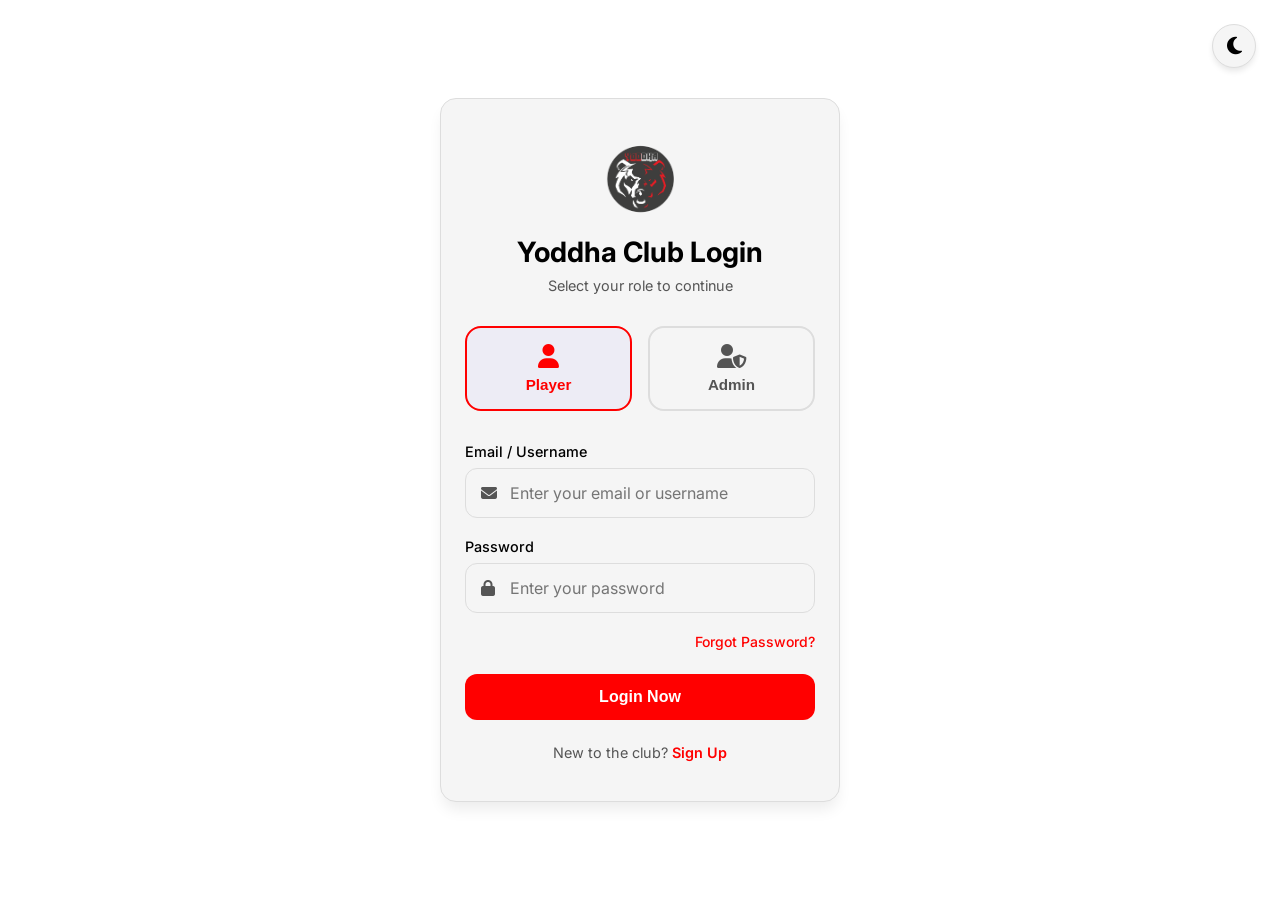
<file: login.html>
<!DOCTYPE html>
<html lang="en">
<head>
    <meta charset="UTF-8">
    <meta name="viewport" content="width=device-width, initial-scale=1.0">
    <title>Yoddha Club Login</title>
    <link href="https://fonts.googleapis.com/css2?family=Inter:wght@300;400;500;600;700&display=swap" rel="stylesheet">
    <link rel="stylesheet" href="https://cdnjs.cloudflare.com/ajax/libs/font-awesome/6.4.0/css/all.min.css">
    <link rel="stylesheet" href="login.css">
</head>
<body>
    <div class="theme-toggle">
        <button id="themeToggleBtn"><i class="fa-solid fa-moon"></i></button>
    </div>

    <div class="login-container">
        <!-- Header -->
        <header class="login-header">
            <div class="logo">
                <img src="logo.png" alt="Yoddha Club Logo" class="club-logo">
            </div>
            <h1>Yoddha Club Login</h1>
            <p>Select your role to continue</p>
        </header>

        <!-- Role Selection -->
        <div class="role-selection">
            <button class="role-btn active" data-role="player">
                <i class="fa-solid fa-user"></i>
                <span>Player</span>
            </button>
            <button class="role-btn" data-role="admin">
                <i class="fa-solid fa-user-shield"></i>
                <span>Admin</span>
            </button>
        </div>

        <!-- Error Message Container-->
        <div id="errorMessage" class="error-message"></div>

        <!-- Login Form -->
        <form id="loginForm" class="login-form">
            <div class="form-group">
                <label for="username">Email / Username</label>
                <div class="input-wrapper">
                    <i class="fa-solid fa-envelope icon"></i>
                    <input type="text" id="username" placeholder="Enter your email or username" required>
                </div>
            </div>
            
            <div class="form-group">
                <label for="password">Password</label>
                <div class="input-wrapper">
                    <i class="fa-solid fa-lock icon"></i>
                    <input type="password" id="password" placeholder="Enter your password" required>
                </div>
            </div>

            <div class="form-actions">
                <a href="#" class="forgot-password">Forgot Password?</a>
            </div>

            <button type="submit" class="btn btn-primary btn-block">Login Now</button>
            
            <div id="signupWrapper" class="signup-wrapper text-center mt-3">
                <p>New to the club? <a href="#" id="showSignupLink" class="signup-link">Sign Up</a></p>
            </div>
        </form>

        <!-- Sign Up Form (Hidden by Default) -->
        <form id="signupForm" class="login-form" style="display: none; height: 60vh; overflow-y: auto; padding-right: 5px;">
            <div class="form-group">
                <label for="signupName">Full Name</label>
                <div class="input-wrapper">
                    <i class="fa-solid fa-user icon"></i>
                    <input type="text" id="signupName" placeholder="Enter your full name" required>
                </div>
            </div>

            <div class="form-group">
                <label for="signupFatherName">Father's Name</label>
                <div class="input-wrapper">
                    <i class="fa-solid fa-user-tie icon"></i>
                    <input type="text" id="signupFatherName" placeholder="Enter father's name" required>
                </div>
            </div>

            <div style="display: flex; gap: 1rem; flex-wrap: wrap;">
                <div class="form-group" style="flex: 1; min-width: 150px;">
                    <label for="signupMobile">Mobile No.</label>
                    <div class="input-wrapper">
                        <i class="fa-solid fa-phone icon"></i>
                        <input type="tel" id="signupMobile" placeholder="Phone number" required>
                    </div>
                </div>
                <div class="form-group" style="flex: 1; min-width: 150px;">
                    <label for="signupDob">Date of Birth</label>
                    <div class="input-wrapper">
                        <input type="date" id="signupDob" required style="padding-left: 1rem;">
                    </div>
                </div>
            </div>

            <div class="form-group">
                <label for="signupGender">Gender</label>
                <select id="signupGender" required style="width: 100%; padding: 0.875rem; border: 1px solid var(--border); border-radius: 12px; background: var(--surface-light); color: var(--text-dark); font-size: 1rem; appearance: none;">
                    <option value="">Select Gender</option>
                    <option value="Male">Male</option>
                    <option value="Female">Female</option>
                    <option value="Other">Other</option>
                </select>
            </div>

            <div style="display: flex; gap: 1rem; flex-wrap: wrap;">
                <div class="form-group" style="flex: 1; min-width: 150px;">
                    <label for="signupPlan">Plan</label>
                    <div class="input-wrapper">
                        <i class="fa-solid fa-medal icon"></i>
                        <select id="signupPlan" required style="width: 100%; padding: 0.875rem 0.875rem 0.875rem 2.8rem; border: 1px solid var(--border); border-radius: 12px; background: var(--surface-light); color: var(--text-dark); font-size: 1rem; appearance: none;">
                            <option value="">Select Plan...</option>
                        </select>
                    </div>
                </div>
                <div class="form-group" style="flex: 1; min-width: 150px;">
                    <label for="signupBatch">Batch</label>
                    <select id="signupBatch" required style="width: 100%; padding: 0.875rem; border: 1px solid var(--border); border-radius: 12px; background: var(--surface-light); color: var(--text-dark); font-size: 1rem; appearance: none;">
                        <option value="">Select Batch...</option>
                    </select>
                </div>
            </div>

            <div class="form-group">
                <label for="signupPdf">Supporting Document (PDF)</label>
                <input type="file" id="signupPdf" accept=".pdf" style="width: 100%; padding: 0.875rem; border: 1px solid var(--border); border-radius: 12px; background: var(--bg-light); color: var(--text-dark); font-size: 1rem;">
            </div>

            <div style="display: flex; gap: 1rem; flex-wrap: wrap;">
                <div class="form-group" style="flex: 1; min-width: 150px;">
                    <label for="signupPassword">Password</label>
                    <div class="input-wrapper">
                        <i class="fa-solid fa-lock icon"></i>
                        <input type="password" id="signupPassword" placeholder="Create password" required>
                    </div>
                </div>
                <div class="form-group" style="flex: 1; min-width: 150px;">
                    <label for="signupConfirmPassword">Confirm Password</label>
                    <div class="input-wrapper">
                        <i class="fa-solid fa-lock icon"></i>
                        <input type="password" id="signupConfirmPassword" placeholder="Confirm password" required>
                    </div>
                </div>
            </div>

            <div id="signupError" class="error-message"></div>
            <div id="signupSuccess" class="success-message text-success p-2 mb-3 bg-success-light rounded" style="display: none; text-align: center; font-weight: 500;">
                Registration successful! Pending admin approval.
            </div>

            <button type="submit" class="btn btn-primary btn-block">Complete Registration</button>
            <div class="text-center mt-3">
                <a href="#" id="backToLoginLink" class="text-muted" style="text-decoration: none; font-size: 0.9rem;">&larr; Back to Login</a>
            </div>
        </form>
    </div>

    <script src="db.js"></script>
    <script src="login.js"></script>
</body>
</html>
</file>
<file: login.css>
:root {
    --primary: #FF0000; /* Pure Red */
    --primary-hover: #CC0000;
    --bg-light: #FFFFFF; /* Pure White */
    --surface-light: #F5F5F5; /* Very Light Gray */
    --text-dark: #000000; /* Pure Black */
    --text-muted: #555555;
    --border: #DDDDDD;
    --error: #990000;
    --error-bg: #FEE2E2;
    --shadow-sm: 0 4px 6px -1px rgba(0, 0, 0, 0.1);
    --shadow-md: 0 10px 15px -3px rgba(0, 0, 0, 0.08);
    --radius: 16px;
    --input-radius: 12px;
    --transition: all 0.3s ease;
}

[data-theme="dark"] {
    --bg-light: #000000; /* Pure Black */
    --surface-light: #1A1A1A; /* Dark Gray */
    --text-dark: #FFFFFF; /* Pure White */
    --text-muted: #AAAAAA;
    --border: #333333;
    --error: #FF3333;
    --error-bg: #330000;
}

* {
    margin: 0;
    padding: 0;
    box-sizing: border-box;
}

body {
    font-family: 'Inter', sans-serif;
    background-color: var(--bg-light);
    color: var(--text-dark);
    display: flex;
    justify-content: center;
    align-items: center;
    min-height: 100vh;
    padding: 1.25rem;
    transition: background-color 0.3s, color 0.3s;
}

.theme-toggle {
    position: absolute;
    top: 1.5rem;
    right: 1.5rem;
}

.theme-toggle button {
    background: var(--surface-light);
    color: var(--text-dark);
    border: 1px solid var(--border);
    width: 44px;
    height: 44px;
    border-radius: 50%;
    cursor: pointer;
    font-size: 1.25rem;
    display: flex;
    align-items: center;
    justify-content: center;
    transition: var(--transition);
    box-shadow: var(--shadow-sm);
}

.theme-toggle button:hover {
    transform: scale(1.05);
}

.login-container {
    background: var(--surface-light);
    width: 100%;
    max-width: 400px;
    border-radius: var(--radius);
    box-shadow: var(--shadow-md);
    padding: 2.5rem 1.5rem;
    border: 1px solid var(--border);
    transition: background-color 0.3s;
}

.login-header {
    text-align: center;
    margin-bottom: 2rem;
}

.logo {
    display: flex;
    justify-content: center;
    align-items: center;
    margin-bottom: 1rem;
}

.club-logo {
    height: 80px;
    width: auto;
    object-fit: contain;
}

.login-header h1 {
    font-size: 1.75rem;
    font-weight: 700;
    margin-bottom: 0.5rem;
}

.login-header p {
    color: var(--text-muted);
    font-size: 0.9rem;
}

.role-selection {
    display: flex;
    gap: 1rem;
    margin-bottom: 2rem;
}

.role-btn {
    flex: 1;
    display: flex;
    flex-direction: column;
    align-items: center;
    gap: 0.5rem;
    padding: 1rem;
    background: transparent;
    border: 2px solid var(--border);
    border-radius: var(--radius);
    color: var(--text-muted);
    font-size: 0.95rem;
    font-weight: 600;
    cursor: pointer;
    transition: var(--transition);
}

.role-btn i {
    font-size: 1.5rem;
}

.role-btn.active {
    border-color: var(--primary);
    color: var(--primary);
    background: rgba(79, 70, 229, 0.05);
}

.error-message {
    display: none;
    background: var(--error-bg);
    color: var(--error);
    padding: 0.75rem;
    border-radius: 8px;
    font-size: 0.875rem;
    margin-bottom: 1.5rem;
    text-align: center;
    border: 1px solid var(--error);
}

.error-message.show {
    display: block;
}

.form-group {
    margin-bottom: 1.25rem;
}

.form-group label {
    display: block;
    font-weight: 500;
    margin-bottom: 0.5rem;
    font-size: 0.9rem;
}

.input-wrapper {
    position: relative;
}

.input-wrapper .icon {
    position: absolute;
    left: 1rem;
    top: 50%;
    transform: translateY(-50%);
    color: var(--text-muted);
}

.input-wrapper input {
    width: 100%;
    padding: 0.875rem;
    padding-left: 2.75rem;
    border: 1px solid var(--border);
    border-radius: var(--input-radius);
    background: var(--surface-light);
    color: var(--text-dark);
    font-size: 1rem;
    font-family: inherit;
    transition: var(--transition);
}

.input-wrapper input:focus {
    outline: none;
    border-color: var(--primary);
    box-shadow: 0 0 0 3px rgba(79, 70, 229, 0.1);
}

.form-actions {
    display: flex;
    justify-content: flex-end;
    margin-bottom: 1.5rem;
}

.forgot-password {
    color: var(--primary);
    text-decoration: none;
    font-size: 0.875rem;
    font-weight: 500;
}

.forgot-password:hover {
    text-decoration: underline;
}

.btn {
    display: inline-block;
    padding: 0.875rem 1.5rem;
    font-size: 1rem;
    font-weight: 600;
    border-radius: var(--input-radius);
    border: none;
    cursor: pointer;
    text-align: center;
    transition: var(--transition);
}

.btn-primary {
    background: var(--primary);
    color: #fff;
}

.btn-primary:hover {
    background: var(--primary-hover);
    transform: translateY(-2px);
    box-shadow: 0 4px 12px rgba(79, 70, 229, 0.3);
}

.btn-block {
    width: 100%;
}

.signup-wrapper {
    text-align: center;
    margin-top: 1.5rem;
    font-size: 0.9rem;
    color: var(--text-muted);
}

.signup-link {
    color: var(--primary);
    text-decoration: none;
    font-weight: 600;
}

.signup-link:hover {
    text-decoration: underline;
}
</file>
